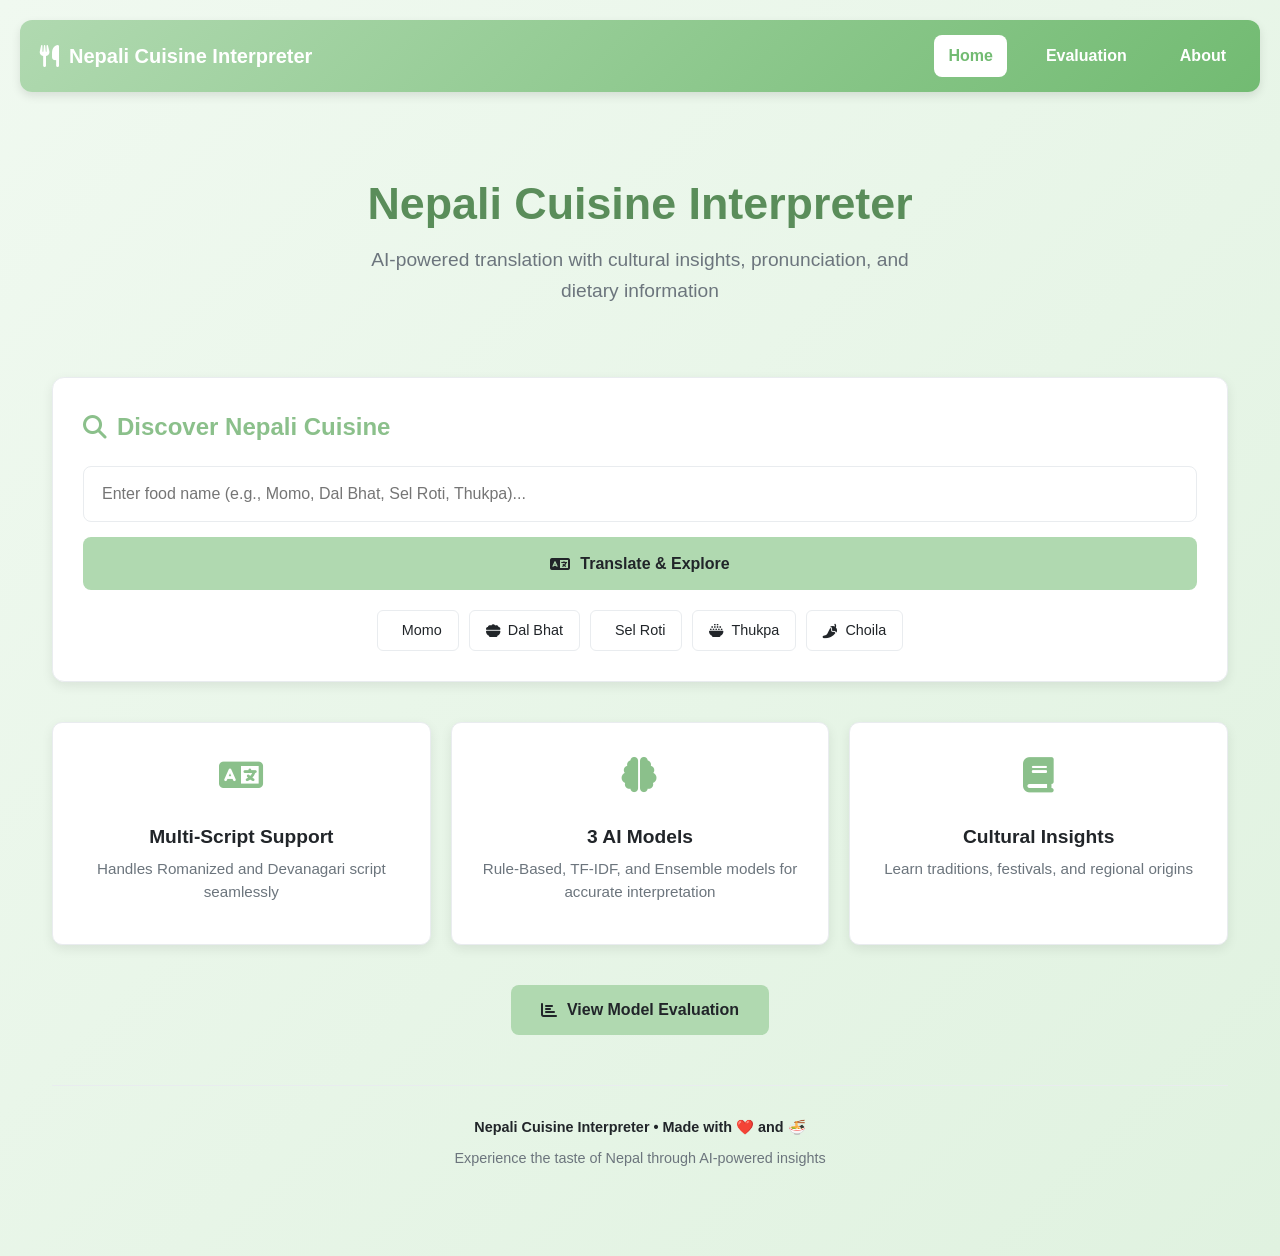
<file: index.html>
<!DOCTYPE html>
<html lang="en">
<head>
    <meta charset="UTF-8">
    <meta name="viewport" content="width=device-width, initial-scale=1.0">

    <link rel="stylesheet" href="style.css">

    <script src="script.js"></script>

    <title>Nepali Cuisine Interpreter 🍜</title>
    
    <!-- Bootstrap & Icons -->
    <link href="https://cdn.jsdelivr.net/npm/bootstrap@5.1.3/dist/css/bootstrap.min.css" rel="stylesheet">
    <link rel="stylesheet" href="https://cdnjs.cloudflare.com/ajax/libs/font-awesome/6.4.0/css/all.min.css">
    <link rel="stylesheet" href="https://cdnjs.cloudflare.com/ajax/libs/animate.css/4.1.1/animate.min.css">
    
    <!-- Favicon -->
    <link rel="icon" type="image/x-icon" href="assets/icons/favicon.ico.png">
    <link rel="apple-touch-icon" href="assets/icons/favicon.ico.png">
    
    <!-- Custom CSS - MINT GREEN THEME -->
    <style>
        :root {
            --mint-green: #B0D9B0;
            --light-mint: #E8F5E8;
            --dark-mint: #8BC08B;
            --extra-dark-mint: #5A8D5A;
            --accent-teal: #20b2aa;
            --light-gray: #f8f9fa;
            --medium-gray: #e9ecef;
            --dark-gray: #495057;
            --text-dark: #212529;
            --text-light: #6c757d;
            --white: #ffffff;
            --shadow: 0 4px 12px rgba(0, 0, 0, 0.08);
            --shadow-hover: 0 8px 24px rgba(0, 0, 0, 0.12);
        }
        
        * {
            margin: 0;
            padding: 0;
            box-sizing: border-box;
        }
        
        body {
            font-family: 'Segoe UI', 'Helvetica Neue', Arial, sans-serif;
            background-color: var(--light-gray);
            color: var(--text-dark);
            min-height: 100vh;
            padding: 20px;
            line-height: 1.6;
        }
        
        .container {
            max-width: 1200px;
            margin: 0 auto;
        }
        
        /* Header - Clean and Simple */
        .main-header {
            text-align: center;
            padding: 40px 20px;
            margin-bottom: 30px;
        }
        
        .main-header h1 {
            font-size: 2.8rem;
            font-weight: 700;
            margin-bottom: 15px;
            color: var(--extra-dark-mint);
        }
        
        .main-header .lead {
            font-size: 1.2rem;
            color: var(--text-light);
            max-width: 600px;
            margin: 0 auto;
        }
        
        /* Search Section - Clean Card */
        .search-section {
            background: var(--white);
            border-radius: 12px;
            padding: 30px;
            margin-bottom: 30px;
            box-shadow: var(--shadow);
            border: 1px solid var(--medium-gray);
        }
        
        .search-title {
            font-size: 1.5rem;
            font-weight: 600;
            margin-bottom: 20px;
            color: var(--dark-mint);
            display: flex;
            align-items: center;
            gap: 10px;
        }
        
        .search-input {
            width: 100%;
            padding: 14px 18px;
            font-size: 1rem;
            border: 1px solid var(--medium-gray);
            border-radius: 8px;
            transition: all 0.3s;
            margin-bottom: 15px;
        }
        
        .search-input:focus {
            outline: none;
            border-color: var(--mint-green);
            box-shadow: 0 0 0 3px rgba(176, 217, 176, 0.2);
        }
        
        .search-btn {
            background-color: var(--mint-green);
            color: var(--text-dark);
            border: none;
            padding: 14px 28px;
            font-size: 1rem;
            border-radius: 8px;
            font-weight: 600;
            cursor: pointer;
            transition: all 0.3s;
            width: 100%;
            display: flex;
            align-items: center;
            justify-content: center;
            gap: 10px;
        }
        
        .search-btn:hover {
            background-color: var(--dark-mint);
            color: white;
            transform: translateY(-2px);
            box-shadow: 0 4px 12px rgba(139, 192, 139, 0.2);
        }
        
        /* Quick Search Buttons */
        .quick-search-container {
            display: flex;
            flex-wrap: wrap;
            gap: 10px;
            margin-top: 20px;
            justify-content: center;
        }
        
        .quick-search-btn {
            background: var(--white);
            border: 1px solid var(--medium-gray);
            color: var(--text-dark);
            padding: 8px 16px;
            border-radius: 6px;
            font-weight: 500;
            cursor: pointer;
            transition: all 0.3s;
            display: flex;
            align-items: center;
            gap: 8px;
            font-size: 0.9rem;
        }
        
        .quick-search-btn:hover {
            background: var(--light-mint);
            border-color: var(--mint-green);
            color: var(--dark-mint);
        }
        
        /* Loading Animation */
        .loading-container {
            display: none;
            text-align: center;
            padding: 40px;
            background: var(--white);
            border-radius: 12px;
            margin: 20px 0;
            border: 1px solid var(--medium-gray);
        }
        
        .spinner {
            width: 40px;
            height: 40px;
            border: 3px solid var(--light-mint);
            border-top: 3px solid var(--mint-green);
            border-radius: 50%;
            animation: spin 1s linear infinite;
            margin: 0 auto 20px;
        }
        
        @keyframes spin {
            0% { transform: rotate(0deg); }
            100% { transform: rotate(360deg); }
        }
        
        /* Results Card - Clean Design */
        .result-card {
            background: var(--white);
            border-radius: 12px;
            box-shadow: var(--shadow);
            margin-bottom: 30px;
            display: none;
            animation: fadeIn 0.4s ease;
            overflow: hidden;
            border: 1px solid var(--medium-gray);
        }
        
        @keyframes fadeIn {
            from { opacity: 0; transform: translateY(20px); }
            to { opacity: 1; transform: translateY(0); }
        }
        
        .result-header {
            background: linear-gradient(135deg, var(--mint-green), var(--dark-mint));
            color: var(--text-dark);
            padding: 25px 30px;
        }
        
        .food-title {
            font-size: 2rem;
            font-weight: 700;
            margin-bottom: 5px;
        }
        
        .food-subtitle {
            font-size: 1.2rem;
            opacity: 0.9;
            margin-bottom: 10px;
        }
        
        .pronunciation-badge {
            background: rgba(255, 255, 255, 0.5);
            padding: 6px 12px;
            border-radius: 20px;
            font-size: 0.95rem;
            display: inline-flex;
            align-items: center;
            gap: 8px;
            color: var(--text-dark);
            border: 1px solid rgba(255, 255, 255, 0.3);
        }
        
        .result-body {
            padding: 30px;
        }
        
        .section-title {
            font-size: 1.3rem;
            font-weight: 600;
            margin: 25px 0 15px;
            color: var(--dark-mint);
            display: flex;
            align-items: center;
            gap: 10px;
        }
        
        .section-title:first-child {
            margin-top: 0;
        }
        
        .description-text {
            font-size: 1.05rem;
            line-height: 1.7;
            color: var(--text-dark);
            padding: 15px;
            background: var(--light-mint);
            border-radius: 8px;
            border-left: 4px solid var(--mint-green);
        }
        
        /* Did You Know Button */
        .did-you-know-btn {
            background: var(--light-mint);
            color: var(--dark-mint);
            border: 2px solid var(--mint-green);
            padding: 12px 24px;
            font-size: 1rem;
            border-radius: 8px;
            font-weight: 600;
            cursor: pointer;
            transition: all 0.3s;
            display: flex;
            align-items: center;
            justify-content: center;
            gap: 10px;
            margin: 25px auto;
            width: fit-content;
        }
        
        .did-you-know-btn:hover {
            background: var(--mint-green);
            color: var(--text-dark);
            transform: translateY(-2px);
            box-shadow: 0 4px 12px rgba(176, 217, 176, 0.3);
        }
        
        /* Model Cards - Clean Grid */
        .model-grid {
            display: grid;
            grid-template-columns: repeat(auto-fit, minmax(280px, 1fr));
            gap: 20px;
            margin-top: 20px;
        }
        
        .model-card {
            background: var(--white);
            border-radius: 10px;
            padding: 20px;
            border: 1px solid var(--medium-gray);
            transition: all 0.3s;
            box-shadow: 0 2px 8px rgba(0, 0, 0, 0.05);
        }
        
        .model-card:hover {
            box-shadow: var(--shadow-hover);
            transform: translateY(-3px);
            border-color: var(--mint-green);
        }
        
        .model-card.rule-based {
            border-top: 4px solid #ff9a9a;
        }
        
        .model-card.tfidf {
            border-top: 4px solid var(--accent-teal);
        }
        
        .model-card.ensemble {
            border-top: 4px solid #ffc869;
        }
        
        .model-name {
            font-size: 1.1rem;
            font-weight: 600;
            margin-bottom: 10px;
            color: var(--text-dark);
        }
        
        .accuracy-badge {
            display: inline-block;
            padding: 4px 10px;
            border-radius: 12px;
            font-weight: 600;
            font-size: 0.85rem;
            margin-bottom: 15px;
        }
        
        .accuracy-80 { 
            background: #ffeaea; 
            color: #e57373;
        }
        
        .accuracy-90 { 
            background: #e8f8f7; 
            color: var(--accent-teal);
        }
        
        /* Quick Info Cards */
        .info-grid {
            display: grid;
            grid-template-columns: repeat(auto-fit, minmax(180px, 1fr));
            gap: 15px;
            margin-top: 20px;
        }
        
        .info-card {
            background: var(--white);
            border: 1px solid var(--medium-gray);
            border-radius: 8px;
            padding: 15px;
            text-align: center;
            transition: all 0.3s;
        }
        
        .info-card:hover {
            border-color: var(--mint-green);
            box-shadow: 0 4px 12px rgba(0, 0, 0, 0.08);
        }
        
        .info-icon {
            font-size: 1.5rem;
            margin-bottom: 10px;
            color: var(--dark-mint);
        }
        
        .info-card h5 {
            font-size: 0.95rem;
            color: var(--text-light);
            margin-bottom: 8px;
            font-weight: 600;
        }
        
        .info-card p {
            font-size: 1rem;
            color: var(--text-dark);
            font-weight: 500;
        }
        
        /* Food Image */
        .food-image-container {
            text-align: center;
            margin: 25px 0;
        }
        
        .food-image {
            max-width: 100%;
            max-height: 250px;
            border-radius: 10px;
            box-shadow: var(--shadow);
            object-fit: cover;
            border: 1px solid var(--medium-gray);
        }
        
        /* Features Section */
        .features-grid {
            display: grid;
            grid-template-columns: repeat(auto-fit, minmax(250px, 1fr));
            gap: 20px;
            margin-top: 40px;
        }
        
        .feature-card {
            background: var(--white);
            padding: 25px;
            border-radius: 10px;
            text-align: center;
            box-shadow: var(--shadow);
            border: 1px solid var(--medium-gray);
            transition: all 0.3s;
        }
        
        .feature-card:hover {
            transform: translateY(-5px);
            box-shadow: var(--shadow-hover);
            border-color: var(--mint-green);
        }
        
        .feature-icon {
            font-size: 2.2rem;
            margin-bottom: 20px;
            color: var(--dark-mint);
        }
        
        .feature-card h4 {
            font-size: 1.2rem;
            color: var(--text-dark);
            margin-bottom: 10px;
            font-weight: 600;
        }
        
        .feature-card p {
            color: var(--text-light);
            font-size: 0.95rem;
            line-height: 1.5;
        }
        
        /* Navigation Buttons */
        .nav-buttons {
            display: flex;
            gap: 15px;
            justify-content: center;
            margin-top: 40px;
            flex-wrap: wrap;
        }
        
        .nav-btn {
            padding: 12px 30px;
            font-size: 1rem;
            border-radius: 8px;
            font-weight: 600;
            cursor: pointer;
            transition: all 0.3s;
            display: flex;
            align-items: center;
            gap: 10px;
            text-decoration: none;
            border: none;
        }
        
        .nav-btn-primary {
            background-color: var(--mint-green);
            color: var(--text-dark);
        }
        
        .nav-btn-secondary {
            background-color: var(--white);
            color: var(--text-dark);
            border: 1px solid var(--medium-gray);
        }
        
        .nav-btn:hover {
            transform: translateY(-2px);
            box-shadow: var(--shadow);
        }
        
        .nav-btn-primary:hover {
            background-color: var(--dark-mint);
            color: white;
        }
        
        .nav-btn-secondary:hover {
            background-color: var(--light-mint);
            border-color: var(--mint-green);
            color: var(--dark-mint);
        }
        
        /* Footer */
        .footer {
            text-align: center;
            padding: 30px 0;
            margin-top: 50px;
            color: var(--text-light);
            font-size: 0.9rem;
            border-top: 1px solid var(--medium-gray);
        }
        
        .footer p:first-child {
            color: var(--text-dark);
            font-weight: 600;
            margin-bottom: 8px;
        }
        
        /* Popup Modal */
        .modal-overlay {
            display: none;
            position: fixed;
            top: 0;
            left: 0;
            right: 0;
            bottom: 0;
            background: rgba(0, 0, 0, 0.5);
            z-index: 1000;
            align-items: center;
            justify-content: center;
            padding: 20px;
            backdrop-filter: blur(3px);
        }
        
        .modal-content {
            background: var(--white);
            border-radius: 12px;
            max-width: 500px;
            width: 100%;
            padding: 40px;
            position: relative;
            animation: modalAppear 0.3s ease;
            box-shadow: 0 20px 40px rgba(0, 0, 0, 0.15);
            border: 1px solid var(--medium-gray);
        }
        
        @keyframes modalAppear {
            from { opacity: 0; transform: scale(0.95); }
            to { opacity: 1; transform: scale(1); }
        }
        
        .modal-icon {
            font-size: 3rem;
            color: var(--dark-mint);
            margin-bottom: 20px;
            text-align: center;
        }
        
        .modal-title {
            font-size: 1.5rem;
            color: var(--text-dark);
            margin-bottom: 15px;
            text-align: center;
            font-weight: 600;
        }
        
        .modal-text {
            font-size: 1.1rem;
            line-height: 1.6;
            color: var(--text-dark);
            margin-bottom: 25px;
            text-align: center;
            padding: 15px;
            background: var(--light-mint);
            border-radius: 8px;
            border-left: 4px solid var(--mint-green);
        }
        
        .modal-close {
            position: absolute;
            top: 15px;
            right: 15px;
            background: none;
            border: none;
            font-size: 1.5rem;
            color: var(--text-light);
            cursor: pointer;
            width: 40px;
            height: 40px;
            border-radius: 50%;
            display: flex;
            align-items: center;
            justify-content: center;
            transition: all 0.3s;
        }
        
        .modal-close:hover {
            background: var(--light-gray);
            color: var(--text-dark);
        }
        
        /* Responsive Design */
        @media (max-width: 768px) {
            .main-header h1 { font-size: 2.2rem; }
            .main-header { padding: 30px 15px; }
            .search-section { padding: 20px; }
            .model-grid { grid-template-columns: 1fr; }
            .features-grid { grid-template-columns: 1fr; }
            .nav-buttons { flex-direction: column; }
            .food-title { font-size: 1.6rem; }
        }
        /* NAVBAR STYLING FOR INDEX PAGE */

.custom-navbar {
    background: linear-gradient(135deg, #B0D9B0, #72BB72);
    padding: 15px 20px;
    box-shadow: 0 4px 10px rgba(0,0,0,0.1);
    border-radius: 12px;
    margin-bottom: 25px;
}

.nav-container {
    display: flex;
    justify-content: space-between;
    align-items: center;
    max-width: 1200px;
    margin: auto;
}

.logo-section {
    display: flex;
    align-items: center;
    gap: 10px;
    font-size: 20px;
    font-weight: bold;
    color: white;
}

.nav-links {
    display: flex;
    gap: 25px;
}

.nav-links a {
    text-decoration: none;
    color: white;
    font-weight: 600;
    padding: 8px 14px;
    border-radius: 8px;
    transition: all 0.3s ease;
}

.nav-links a:hover {
    background: rgba(255,255,255,0.2);
}

.nav-links .active {
    background: white;
    color: #72BB72;
}

@media (max-width: 768px) {
    .nav-container {
        flex-direction: column;
        gap: 10px;
    }

    .nav-links {
        gap: 10px;
    }
}
</style>
</head>
<body>
    <nav class="custom-navbar">
    <div class="nav-container">

        <div class="logo-section">
            <i class="fas fa-utensils"></i>
            <span class="brand-name">Nepali Cuisine Interpreter</span>
        </div>

        <div class="nav-links">
            <a href="index.html" class="active">Home</a>
            <a href="evaluation.html">Evaluation</a>
            <a href="about.html">About</a>
        </div>

    </div>
</nav>

    <div class="container">
        <!-- Header - Clean and Simple -->
        <header class="main-header animate__animated animate__fadeInDown">
            <h1>Nepali Cuisine Interpreter</h1>
            <p class="lead">AI-powered translation with cultural insights, pronunciation, and dietary information</p>
        </header>

        <!-- Search Section - Clean Card -->
        <div class="search-section animate__animated animate__fadeInUp">
            <div class="search-title">
                <i class="fas fa-search"></i>
                Discover Nepali Cuisine
            </div>
            
            <input type="text" 
                   class="search-input" 
                   id="searchInput" 
                   placeholder="Enter food name (e.g., Momo, Dal Bhat, Sel Roti, Thukpa)..."
                   autocomplete="off">
            
            <button class="search-btn" onclick="searchFood()">
                <i class="fas fa-language"></i> Translate & Explore
            </button>
            
            <div class="quick-search-container">
                <button class="quick-search-btn" onclick="quickSearch('Momo')">
                    <i class="fas fa-dumpling"></i> Momo
                </button>
                <button class="quick-search-btn" onclick="quickSearch('Dal Bhat')">
                    <i class="fas fa-bowl-food"></i> Dal Bhat
                </button>
                <button class="quick-search-btn" onclick="quickSearch('Sel Roti')">
                    <i class="fas fa-donut"></i> Sel Roti
                </button>
                <button class="quick-search-btn" onclick="quickSearch('Thukpa')">
                    <i class="fas fa-bowl-rice"></i> Thukpa
                </button>
                <button class="quick-search-btn" onclick="quickSearch('Choila')">
                    <i class="fas fa-pepper-hot"></i> Choila
                </button>
            </div>
        </div>

        <!-- Loading Animation -->
        <div class="loading-container" id="loading">
            <div class="spinner"></div>
            <h4 style="color: var(--text-dark); margin-bottom: 8px;">Analyzing with AI Models</h4>
            <p style="color: var(--text-light);">Rule-Based • TF-IDF • Ensemble models at work</p>
        </div>

        <!-- Results Card - Clean Design -->
        <div class="result-card" id="resultContainer">
            <div class="result-header">
                <h2 class="food-title" id="foodName">Momo</h2>
                <p class="food-subtitle" id="nepaliName">म:म:</p>
                <div class="pronunciation-badge">
                    <i class="fas fa-volume-up"></i>
                    <span id="phoneticText">MOH-moh</span>
                </div>
            </div>
            
            <div class="result-body">
                <!-- Description -->
                <h4 class="section-title">
                    <i class="fas fa-utensils"></i> Description
                </h4>
                <p class="description-text" id="descriptionText">
                    Juicy steamed dumplings stuffed with spiced meat or veggies, served with fiery chutney
                </p>
                
                <!-- Did You Know Button -->
                <div style="text-align: center;">
                    <button class="did-you-know-btn" onclick="showDidYouKnow()">
                        <i class="fas fa-lightbulb"></i> Did You Know?
                    </button>
                </div>
                
                <!-- AI Model Analysis -->
                <h4 class="section-title">
                    <i class="fas fa-brain"></i> AI Model Analysis
                </h4>
                <div class="model-grid">
                    <!-- Rule-Based Model -->
                    <div class="model-card rule-based">
                        <div class="model-name">Rule-Based Model</div>
                        <div class="accuracy-badge accuracy-80">80% Accuracy</div>
                        <p><strong>Result:</strong> <span id="ruleResult" style="color: var(--text-dark);">Momo</span></p>
                        <p style="color: var(--text-light); font-size: 0.9rem;">Confidence: <span id="ruleConfidence" style="color: #e57373; font-weight: 600;">100%</span></p>
                    </div>
                    
                    <!-- TF-IDF Model -->
                    <div class="model-card tfidf">
                        <div class="model-name">TF-IDF Model</div>
                        <div class="accuracy-badge accuracy-90">90% Accuracy</div>
                        <p><strong>Result:</strong> <span id="tfidfResult" style="color: var(--text-dark);">Momo</span></p>
                        <p style="color: var(--text-light); font-size: 0.9rem;">Confidence: <span id="tfidfConfidence" style="color: var(--accent-teal); font-weight: 600;">95%</span></p>
                    </div>
                    
                    <!-- Ensemble Model -->
                    <div class="model-card ensemble">
                        <div class="model-name">Ensemble Model</div>
                        <div class="accuracy-badge accuracy-90">90% Accuracy</div>
                        <p><strong>Final Result:</strong> <span id="ensembleResult" style="color: var(--text-dark);">Momo</span></p>
                        <p style="color: var(--text-light); font-size: 0.9rem;">Confidence: <span id="ensembleConfidence" style="color: var(--accent-teal); font-weight: 600;">98%</span></p>
                    </div>
                </div>
                
                <!-- Quick Info -->
                <h4 class="section-title">
                    <i class="fas fa-info-circle"></i> Quick Info
                </h4>
                <div class="info-grid">
                    <div class="info-card">
                        <div class="info-icon">
                            <i class="fas fa-tag"></i>
                        </div>
                        <h5>Category</h5>
                        <p id="categoryText">Appetizer</p>
                    </div>
                    
                    <div class="info-card">
                        <div class="info-icon">
                            <i class="fas fa-leaf"></i>
                        </div>
                        <h5>Vegetarian</h5>
                        <p id="vegetarianText">❌ No</p>
                    </div>
                    
                    <div class="info-card">
                        <div class="info-icon">
                            <i class="fas fa-pepper-hot"></i>
                        </div>
                        <h5>Spice Level</h5>
                        <p id="spiceText">🌶️🌶️🌶️ High</p>
                    </div>
                    
                    <div class="info-card">
                        <div class="info-icon">
                            <i class="fas fa-clock"></i>
                        </div>
                        <h5>Prep Time</h5>
                        <p id="prepTime">30-45 mins</p>
                    </div>
                </div>
                
                <!-- Food Image -->
                <h4 class="section-title">
                    <i class="fas fa-image"></i> Visual
                </h4>
                <div class="food-image-container">
                    <img src="assets/images/momo.jpg" 
                         id="foodImage"
                         alt="Food Image"
                         class="food-image"
                         onerror="this.src='https://images.unsplash.com/photo-1565299624946-b28f40a0ae38?w=800&h=600&fit=crop'">
                </div>
            </div>
        </div>

        <!-- Features -->
        <div class="features-grid">
            <div class="feature-card">
                <div class="feature-icon">
                    <i class="fas fa-language"></i>
                </div>
                <h4>Multi-Script Support</h4>
                <p>Handles Romanized and Devanagari script seamlessly</p>
            </div>
            
            <div class="feature-card">
                <div class="feature-icon">
                    <i class="fas fa-brain"></i>
                </div>
                <h4>3 AI Models</h4>
                <p>Rule-Based, TF-IDF, and Ensemble models for accurate interpretation</p>
            </div>
            
            <div class="feature-card">
                <div class="feature-icon">
                    <i class="fas fa-book"></i>
                </div>
                <h4>Cultural Insights</h4>
                <p>Learn traditions, festivals, and regional origins</p>
            </div>
        </div>

        <!-- Navigation -->
        <div class="nav-buttons">
            <a href="evaluation.html" class="nav-btn nav-btn-primary">
                <i class="fas fa-chart-bar"></i> View Model Evaluation
            </a>
        
        </div>

        <!-- Footer -->
        <footer class="footer">
            <p>Nepali Cuisine Interpreter • Made with ❤️ and 🍜</p>
            <p>Experience the taste of Nepal through AI-powered insights</p>
        </footer>
    </div>

    <!-- Did You Know Modal -->
    <div class="modal-overlay" id="didYouKnowModal">
        <div class="modal-content">
            <button class="modal-close" onclick="closeModal()">×</button>
            <div class="modal-icon">
                <i class="fas fa-lightbulb"></i>
            </div>
            <h3 class="modal-title">Did You Know? ✨</h3>
            <p class="modal-text" id="modalFactText">
                Momo carts in Kathmandu stay open till 2 am on weekends!
            </p>
            <div style="text-align: center;">
                <button class="quick-search-btn" onclick="closeModal()" style="margin: 0 auto; padding: 10px 25px;">
                    <i class="fas fa-check"></i> Got it!
                </button>
            </div>
        </div>
    </div>
</body>
</html>
</file>
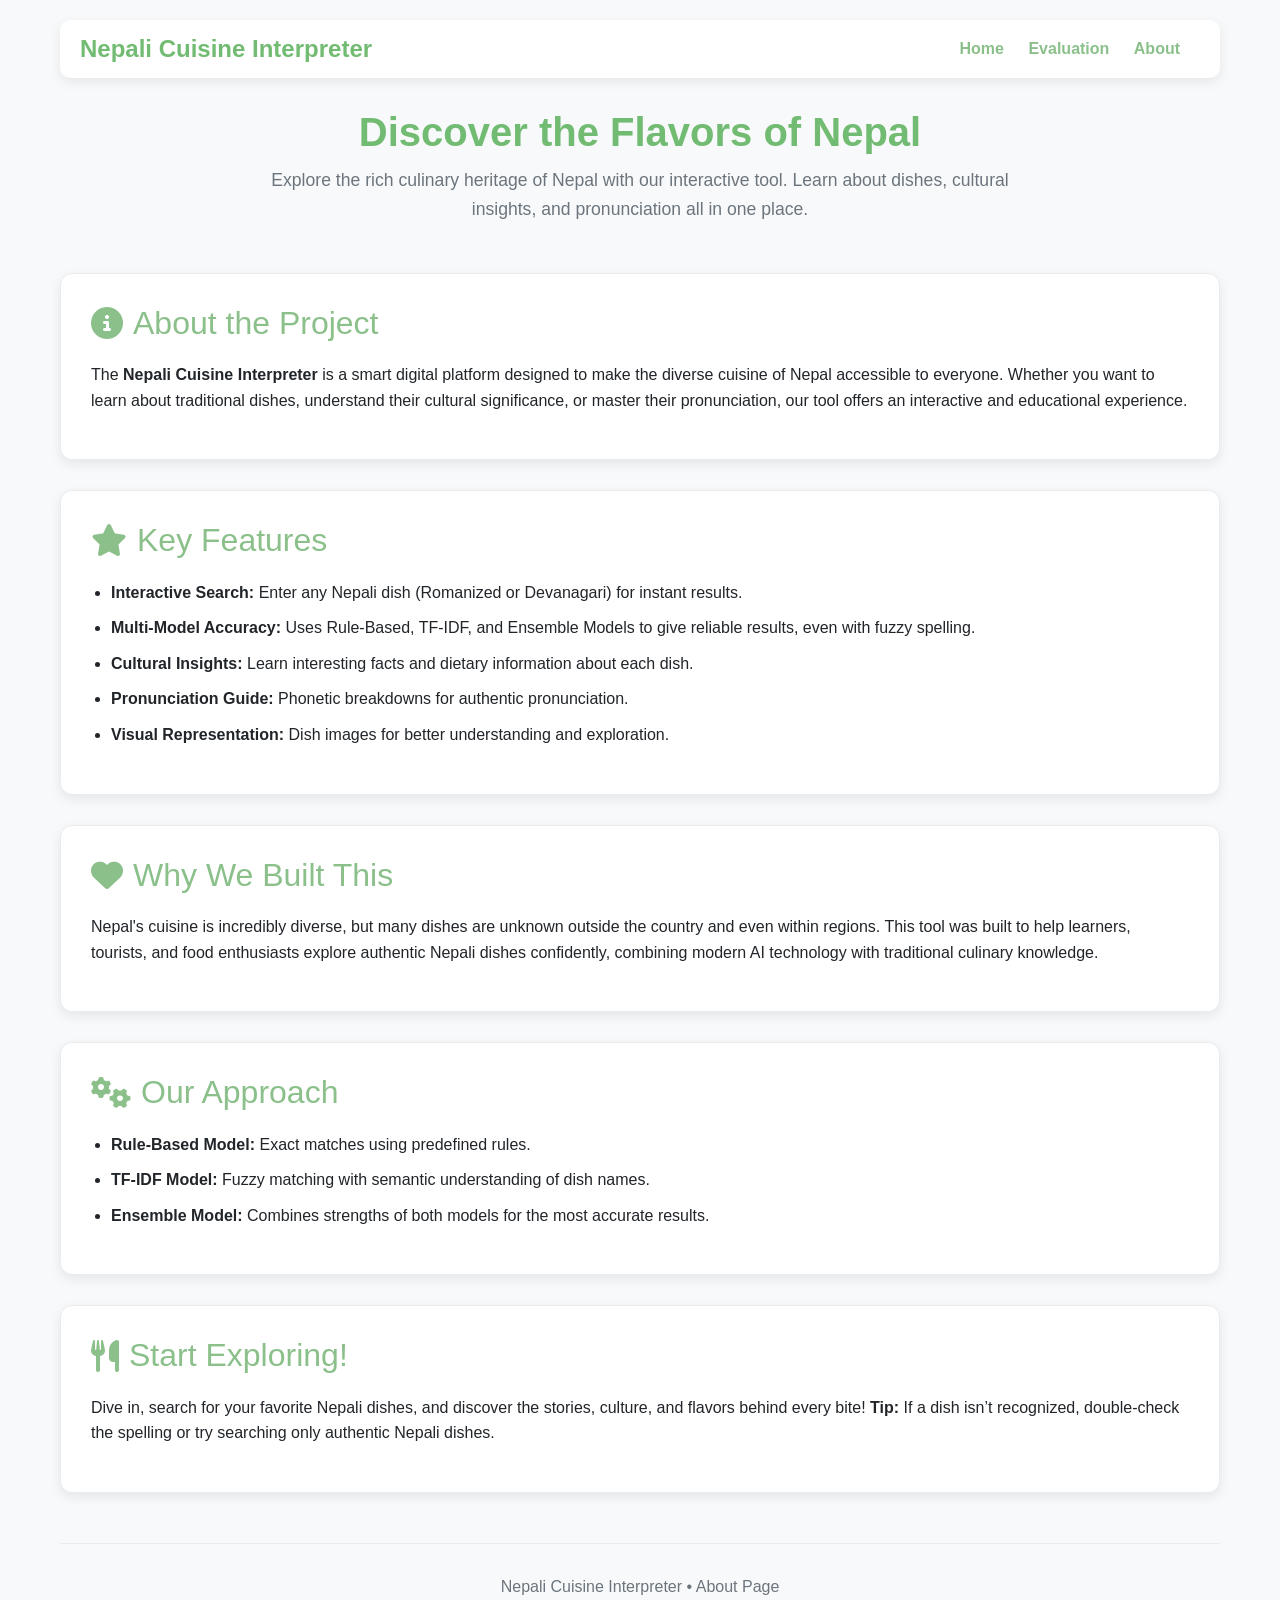
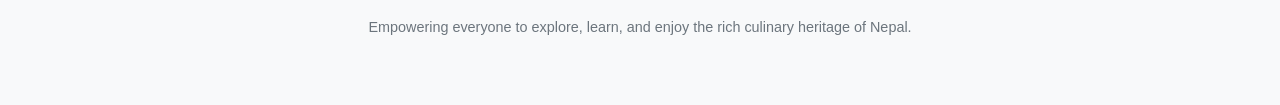
<file: about.html>
<!DOCTYPE html>
<html lang="en">
<head>
    <meta charset="UTF-8">
    <meta name="viewport" content="width=device-width, initial-scale=1.0">
    <title>About - Nepali Cuisine Interpreter</title>

    <!-- Bootstrap & Icons -->
    <link href="https://cdn.jsdelivr.net/npm/bootstrap@5.1.3/dist/css/bootstrap.min.css" rel="stylesheet">
    <link rel="stylesheet" href="https://cdnjs.cloudflare.com/ajax/libs/font-awesome/6.4.0/css/all.min.css">

    <style>
        :root {
            --mint-green: #B0D9B0;
            --light-mint: #E8F5E8;
            --dark-mint: #8BC08B;
            --extra-dark-mint: #72BB72;
            --accent-teal: #20b2aa;
            --light-gray: #f8f9fa;
            --medium-gray: #e9ecef;
            --dark-gray: #495057;
            --text-dark: #212529;
            --text-light: #6c757d;
            --white: #ffffff;
            --shadow: 0 4px 12px rgba(0, 0, 0, 0.08);
        }

        body {
            font-family: 'Segoe UI', 'Helvetica Neue', Arial, sans-serif;
            background-color: var(--light-gray);
            color: var(--text-dark);
            line-height: 1.6;
        }

        .container {
            max-width: 1200px;
            margin: 0 auto;
            padding: 20px;
        }

        /* Navbar */
        .navbar {
            background-color: var(--white);
            box-shadow: var(--shadow);
            border-radius: 10px;
            padding: 10px 20px;
            margin-bottom: 30px;
        }
        .navbar a {
            color: var(--dark-mint);
            font-weight: 600;
            margin-right: 20px;
            text-decoration: none;
            transition: all 0.3s;
        }
        .navbar a:hover {
            color: var(--accent-teal);
        }
        .navbar .logo {
            font-weight: 700;
            font-size: 1.5rem;
            color: var(--extra-dark-mint);
        }

        /* Hero Section */
        .hero {
            text-align: center;
            margin-bottom: 50px;
        }
        .hero h1 {
            font-size: 2.5rem;
            font-weight: 700;
            color: var(--extra-dark-mint);
        }
        .hero p {
            color: var(--text-light);
            font-size: 1.1rem;
            max-width: 800px;
            margin: 10px auto 0;
        }

        /* Sections */
        .section {
            background-color: var(--white);
            border-radius: 12px;
            padding: 30px;
            margin-bottom: 30px;
            box-shadow: var(--shadow);
            border: 1px solid var(--medium-gray);
        }
        .section h2 {
            color: var(--dark-mint);
            margin-bottom: 20px;
            display: flex;
            align-items: center;
            gap: 10px;
        }
        .section ul, .section ol {
            padding-left: 20px;
            color: var(--text-dark);
        }
        .section ul li, .section ol li {
            margin-bottom: 10px;
        }

        /* Footer */
        .footer {
            text-align: center;
            padding: 30px 0;
            margin-top: 50px;
            color: var(--text-light);
            border-top: 1px solid var(--medium-gray);
        }

        @media (max-width: 768px) {
            .hero h1 {
                font-size: 2rem;
            }
        }
    </style>
</head>
<body>

    <div class="container">
        <!-- Navbar -->
        <nav class="navbar d-flex align-items-center justify-content-between">
            <div class="logo">Nepali Cuisine Interpreter</div>
            <div class="nav-links">
                <a href="index.html">Home</a>
                <a href="evaluation.html">Evaluation</a>
                <a href="about.html">About</a>
            </div>
        </nav>

        <!-- Hero Section -->
        <div class="hero">
            <h1>Discover the Flavors of Nepal</h1>
            <p>
                Explore the rich culinary heritage of Nepal with our interactive tool.
                Learn about dishes, cultural insights, and pronunciation all in one place.
            </p>
        </div>

        <!-- Introduction -->
        <div class="section">
            <h2><i class="fas fa-info-circle"></i> About the Project</h2>
            <p>
                The <strong>Nepali Cuisine Interpreter</strong> is a smart digital platform designed to make the diverse cuisine of Nepal accessible to everyone.
                Whether you want to learn about traditional dishes, understand their cultural significance, or master their pronunciation,
                our tool offers an interactive and educational experience.
            </p>
        </div>

        <!-- Features -->
        <div class="section">
            <h2><i class="fas fa-star"></i> Key Features</h2>
            <ul>
                <li><strong>Interactive Search:</strong> Enter any Nepali dish (Romanized or Devanagari) for instant results.</li>
                <li><strong>Multi-Model Accuracy:</strong> Uses Rule-Based, TF-IDF, and Ensemble Models to give reliable results, even with fuzzy spelling.</li>
                <li><strong>Cultural Insights:</strong> Learn interesting facts and dietary information about each dish.</li>
                <li><strong>Pronunciation Guide:</strong> Phonetic breakdowns for authentic pronunciation.</li>
                <li><strong>Visual Representation:</strong> Dish images for better understanding and exploration.</li>
            </ul>
        </div>

        <!-- Why We Built It -->
        <div class="section">
            <h2><i class="fas fa-heart"></i> Why We Built This</h2>
            <p>
                Nepal's cuisine is incredibly diverse, but many dishes are unknown outside the country and even within regions.
                This tool was built to help learners, tourists, and food enthusiasts explore authentic Nepali dishes confidently,
                combining modern AI technology with traditional culinary knowledge.
            </p>
        </div>

        <!-- Our Approach -->
        <div class="section">
            <h2><i class="fas fa-cogs"></i> Our Approach</h2>
            <ul>
                <li><strong>Rule-Based Model:</strong> Exact matches using predefined rules.</li>
                <li><strong>TF-IDF Model:</strong> Fuzzy matching with semantic understanding of dish names.</li>
                <li><strong>Ensemble Model:</strong> Combines strengths of both models for the most accurate results.</li>
            </ul>
        </div>

        <!-- Call to Action -->
        <div class="section">
            <h2><i class="fas fa-utensils"></i> Start Exploring!</h2>
            <p>
                Dive in, search for your favorite Nepali dishes, and discover the stories, culture, and flavors behind every bite! 
                <strong>Tip:</strong> If a dish isn’t recognized, double-check the spelling or try searching only authentic Nepali dishes.
            </p>
        </div>

        <!-- Footer -->
        <footer class="footer">
            <p>Nepali Cuisine Interpreter • About Page</p>
            <p style="font-size: 0.9rem;">Empowering everyone to explore, learn, and enjoy the rich culinary heritage of Nepal.</p>
        </footer>
    </div>

    <!-- Bootstrap JS -->
    <script src="https://cdn.jsdelivr.net/npm/bootstrap@5.1.3/dist/js/bootstrap.bundle.min.js"></script>
</body>
</html>
</file>
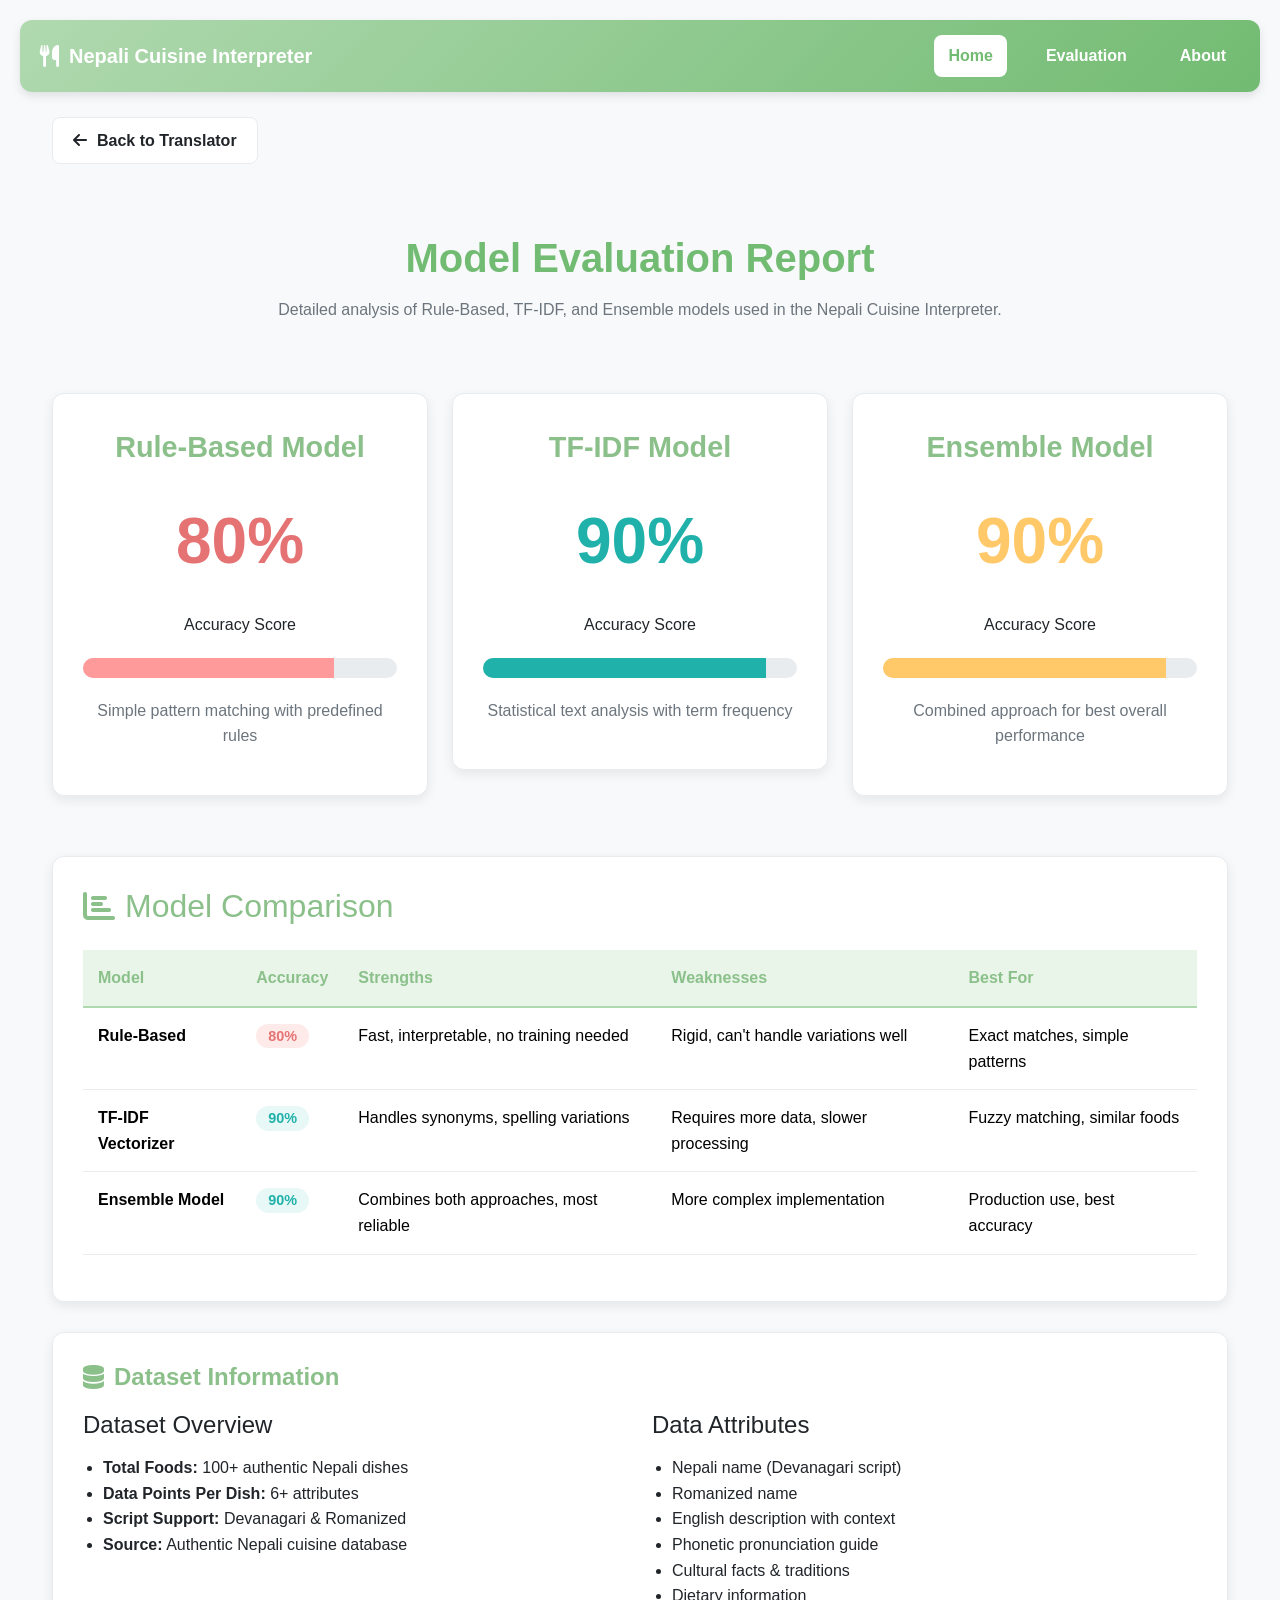
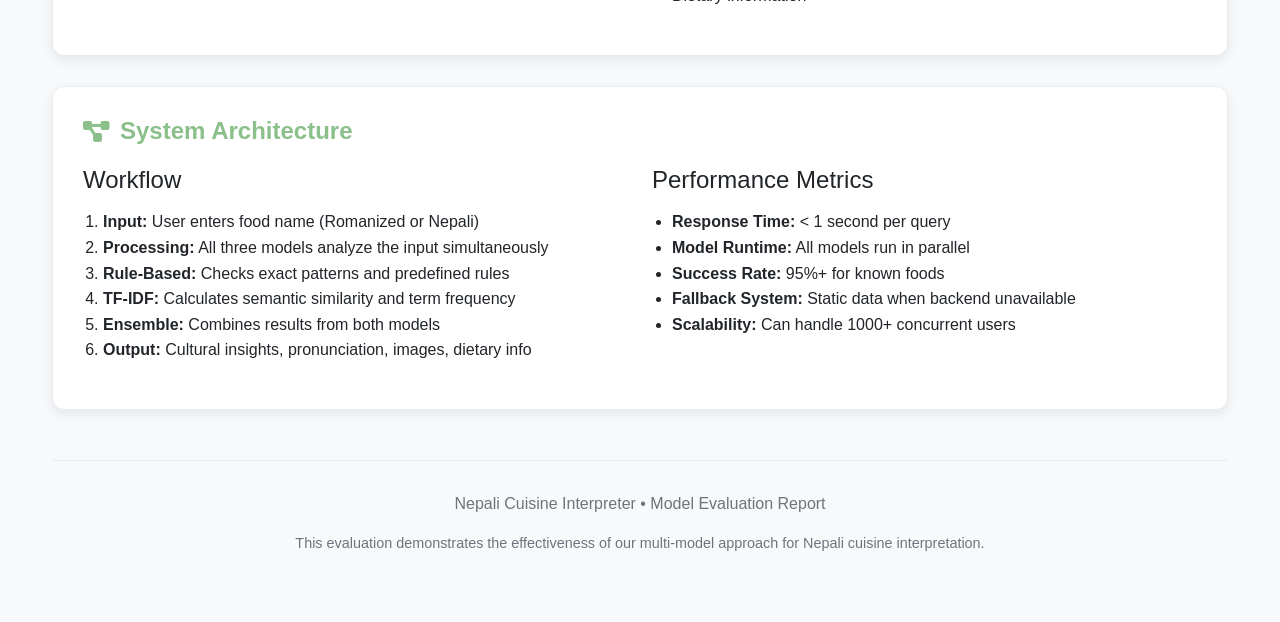
<file: evaluation.html>
<!DOCTYPE html>
<html lang="en">
<head>
    <meta charset="UTF-8">
    <meta name="viewport" content="width=device-width, initial-scale=1.0">
    <title>Model Evaluation - Nepali Cuisine Interpreter</title>
    
    <!-- Bootstrap & Icons -->
    <link href="https://cdn.jsdelivr.net/npm/bootstrap@5.1.3/dist/css/bootstrap.min.css  " rel="stylesheet">
    <link rel="stylesheet" href="https://cdnjs.cloudflare.com/ajax/libs/font-awesome/6.4.0/css/all.min.css  ">
    
    <!-- Same mint green theme -->
    <style>
    
        :root {
            --mint-green: #B0D9B0;
            --light-mint: #E8F5E8;
            --dark-mint: #8BC08B;
            --extra-dark-mint: #72BB72;
            --accent-teal: #20b2aa;
            --light-gray: #f8f9fa;
            --medium-gray: #e9ecef;
            --dark-gray: #495057;
            --text-dark: #212529;
            --text-light: #6c757d;
            --white: #ffffff;
            --shadow: 0 4px 12px rgba(0, 0, 0, 0.08);
        }
        
        body {
            font-family: 'Segoe UI', 'Helvetica Neue', Arial, sans-serif;
            background-color: var(--light-gray);
            color: var(--text-dark);
            padding: 20px;
            line-height: 1.6;
        }
        
        .container {
            max-width: 1200px;
            margin: 0 auto;
        }
        
        .header {
            text-align: center;
            padding: 40px 20px;
            margin-bottom: 30px;
        }
        
        .header h1 {
            font-size: 2.5rem;
            font-weight: 700;
            margin-bottom: 15px;
            color: var(--extra-dark-mint);
        }
        
        .back-btn {
            display: inline-flex;
            align-items: center;
            gap: 10px;
            padding: 10px 20px;
            background: var(--white);
            border: 1px solid var(--medium-gray);
            border-radius: 8px;
            color: var(--text-dark);
            text-decoration: none;
            font-weight: 600;
            transition: all 0.3s;
            margin-bottom: 30px;
        }
        
        .back-btn:hover {
            background: var(--light-mint);
            border-color: var(--mint-green);
            color: var(--dark-mint);
        }
        
        .accuracy-card {
            background: var(--white);
            border-radius: 12px;
            padding: 30px;
            margin-bottom: 30px;
            box-shadow: var(--shadow);
            border: 1px solid var(--medium-gray);
            text-align: center;
        }
        
        .model-name {
            font-size: 1.8rem;
            font-weight: 700;
            margin-bottom: 15px;
            color: var(--dark-mint);
        }
        
        .accuracy-value {
            font-size: 4rem;
            font-weight: 800;
            margin: 20px 0;
        }
        
        .rule-based .accuracy-value { color: #e57373; }
        .tfidf .accuracy-value { color: var(--accent-teal); }
        .ensemble .accuracy-value { color: #ffc869; }
        
        .progress {
            height: 20px;
            margin: 20px 0;
            border-radius: 10px;
            overflow: hidden;
        }
        
        .progress-bar {
            font-weight: 600;
        }
        
        .comparison-table {
            background: var(--white);
            border-radius: 12px;
            padding: 30px;
            margin: 30px 0;
            box-shadow: var(--shadow);
            border: 1px solid var(--medium-gray);
        }
        
        .table {
            width: 100%;
        }
        
        .table th {
            background: var(--light-mint);
            color: var(--dark-mint);
            font-weight: 600;
            padding: 15px;
            border-bottom: 2px solid var(--mint-green);
        }
        
        .table td {
            padding: 15px;
            border-bottom: 1px solid var(--medium-gray);
        }
        
        .badge {
            padding: 5px 12px;
            border-radius: 20px;
            font-weight: 600;
            font-size: 0.9rem;
        }
        
        .badge-80 { background: #ffeaea; color: #e57373; }
        .badge-90 { background: #e8f8f7; color: var(--accent-teal); }
        
        .info-section {
            background: var(--white);
            border-radius: 12px;
            padding: 30px;
            margin: 30px 0;
            box-shadow: var(--shadow);
            border: 1px solid var(--medium-gray);
        }
        
        .info-title {
            font-size: 1.5rem;
            font-weight: 600;
            margin-bottom: 20px;
            color: var(--dark-mint);
            display: flex;
            align-items: center;
            gap: 10px;
        }
        
        .footer {
            text-align: center;
            padding: 30px 0;
            margin-top: 50px;
            color: var(--text-light);
            border-top: 1px solid var(--medium-gray);
        }
        
        @media (max-width: 768px) {
            .header h1 { font-size: 2rem; }
            .accuracy-value { font-size: 3rem; }
        }
        /* CUSTOM NAVBAR */

.custom-navbar {
    background: linear-gradient(135deg, #B0D9B0, #72BB72);
    padding: 15px 20px;
    box-shadow: 0 4px 10px rgba(0,0,0,0.1);
    border-radius: 12px;
    margin-bottom: 25px;
}

.nav-container {
    display: flex;
    justify-content: space-between;
    align-items: center;
    max-width: 1200px;
    margin: auto;
}

.logo-section {
    display: flex;
    align-items: center;
    gap: 10px;
    font-size: 20px;
    font-weight: bold;
    color: white;
}

.logo-section i {
    font-size: 22px;
}

.nav-links {
    display: flex;
    gap: 25px;
}

.nav-links a {
    text-decoration: none;
    color: white;
    font-weight: 600;
    padding: 8px 14px;
    border-radius: 8px;
    transition: all 0.3s ease;
}

.nav-links a:hover {
    background: rgba(255,255,255,0.2);
}

.nav-links .active {
    background: white;
    color: #72BB72;
}

/* Mobile Responsive */

@media (max-width: 768px) {
    .nav-container {
        flex-direction: column;
        gap: 10px;
    }

    .nav-links {
        gap: 10px;
    }
}

    </style>
</head>
<body>
    <nav class="custom-navbar">
    <div class="nav-container">

        <div class="logo-section">
            <i class="fas fa-utensils"></i>
            <span class="brand-name">Nepali Cuisine Interpreter</span>
        </div>

        <div class="nav-links">
            <a href="index.html" class="active">Home</a>
            <a href="evaluation.html">Evaluation</a>
            <a href="about.html">About</a>
        </div>

    </div>
</nav>

    <div class="container">
        <!-- Back Button -->
        <a href="/" class="back-btn">
            <i class="fas fa-arrow-left"></i> Back to Translator
        </a>

        <!-- Header -->
        <div class="header">
            <h1>Model Evaluation Report</h1>
            <p style="color: var(--text-light); max-width: 800px; margin: 0 auto;">
                Detailed analysis of Rule-Based, TF-IDF, and Ensemble models used in the Nepali Cuisine Interpreter.
            </p>
        </div>

        <!-- Accuracy Cards -->
        <div class="row">
            <div class="col-md-4">
                <div class="accuracy-card rule-based">
                    <div class="model-name">Rule-Based Model</div>
                    <div class="accuracy-value">80%</div>
                    <p>Accuracy Score</p>
                    <div class="progress">
                        <div class="progress-bar" style="width: 80%; background-color: #ff9a9a;"></div>
                    </div>
                    <p style="color: var(--text-light); margin-top: 15px;">
                        Simple pattern matching with predefined rules
                    </p>
                </div>
            </div>
            
            <div class="col-md-4">
                <div class="accuracy-card tfidf">
                    <div class="model-name">TF-IDF Model</div>
                    <div class="accuracy-value">90%</div>
                    <p>Accuracy Score</p>
                    <div class="progress">
                        <div class="progress-bar" style="width: 90%; background-color: var(--accent-teal);"></div>
                    </div>
                    <p style="color: var(--text-light); margin-top: 15px;">
                        Statistical text analysis with term frequency
                    </p>
                </div>
            </div>
            
            <div class="col-md-4">
                <div class="accuracy-card ensemble">
                    <div class="model-name">Ensemble Model</div>
                    <div class="accuracy-value">90%</div>
                    <p>Accuracy Score</p>
                    <div class="progress">
                        <div class="progress-bar" style="width: 90%; background-color: #ffc869;"></div>
                    </div>
                    <p style="color: var(--text-light); margin-top: 15px;">
                        Combined approach for best overall performance
                    </p>
                </div>
            </div>
        </div>

        <!-- Comparison Table -->
        <div class="comparison-table">
            <h2 style="color: var(--dark-mint); margin-bottom: 25px; display: flex; align-items: center; gap: 10px;">
                <i class="fas fa-chart-bar"></i> Model Comparison
            </h2>
            
            <div class="table-responsive">
                <table class="table">
                    <thead>
                        <tr>
                            <th>Model</th>
                            <th>Accuracy</th>
                            <th>Strengths</th>
                            <th>Weaknesses</th>
                            <th>Best For</th>
                        </tr>
                    </thead>
                    <tbody>
                        <tr>
                            <td><strong>Rule-Based</strong></td>
                            <td><span class="badge badge-80">80%</span></td>
                            <td>Fast, interpretable, no training needed</td>
                            <td>Rigid, can't handle variations well</td>
                            <td>Exact matches, simple patterns</td>
                        </tr>
                        <tr>
                            <td><strong>TF-IDF Vectorizer</strong></td>
                            <td><span class="badge badge-90">90%</span></td>
                            <td>Handles synonyms, spelling variations</td>
                            <td>Requires more data, slower processing</td>
                            <td>Fuzzy matching, similar foods</td>
                        </tr>
                        <tr>
                            <td><strong>Ensemble Model</strong></td>
                            <td><span class="badge badge-90">90%</span></td>
                            <td>Combines both approaches, most reliable</td>
                            <td>More complex implementation</td>
                            <td>Production use, best accuracy</td>
                        </tr>
                    </tbody>
                </table>
            </div>
        </div>

        <!-- Dataset Information -->
        <div class="info-section">
            <h3 class="info-title">
                <i class="fas fa-database"></i> Dataset Information
            </h3>
            <div class="row">
                <div class="col-md-6">
                    <h4 style="color: var(--text-dark); margin-bottom: 15px;">Dataset Overview</h4>
                    <ul style="color: var(--text-dark); padding-left: 20px;">
                        <li><strong>Total Foods:</strong> 100+ authentic Nepali dishes</li>
                        <li><strong>Data Points Per Dish:</strong> 6+ attributes</li>
                        <li><strong>Script Support:</strong> Devanagari & Romanized</li>
                        <li><strong>Source:</strong> Authentic Nepali cuisine database</li>
                    </ul>
                </div>
                <div class="col-md-6">
                    <h4 style="color: var(--text-dark); margin-bottom: 15px;">Data Attributes</h4>
                    <ul style="color: var(--text-dark); padding-left: 20px;">
                        <li>Nepali name (Devanagari script)</li>
                        <li>Romanized name</li>
                        <li>English description with context</li>
                        <li>Phonetic pronunciation guide</li>
                        <li>Cultural facts & traditions</li>
                        <li>Dietary information</li>
                    </ul>
                </div>
            </div>
        </div>

        <!-- System Architecture -->
        <div class="info-section">
            <h3 class="info-title">
                <i class="fas fa-project-diagram"></i> System Architecture
            </h3>
            <div class="row">
                <div class="col-md-6">
                    <h4 style="color: var(--text-dark); margin-bottom: 15px;">Workflow</h4>
                    <ol style="color: var(--text-dark); padding-left: 20px;">
                        <li><strong>Input:</strong> User enters food name (Romanized or Nepali)</li>
                        <li><strong>Processing:</strong> All three models analyze the input simultaneously</li>
                        <li><strong>Rule-Based:</strong> Checks exact patterns and predefined rules</li>
                        <li><strong>TF-IDF:</strong> Calculates semantic similarity and term frequency</li>
                        <li><strong>Ensemble:</strong> Combines results from both models</li>
                        <li><strong>Output:</strong> Cultural insights, pronunciation, images, dietary info</li>
                    </ol>
                </div>
                <div class="col-md-6">
                    <h4 style="color: var(--text-dark); margin-bottom: 15px;">Performance Metrics</h4>
                    <ul style="color: var(--text-dark); padding-left: 20px;">
                        <li><strong>Response Time:</strong> &lt; 1 second per query</li>
                        <li><strong>Model Runtime:</strong> All models run in parallel</li>
                        <li><strong>Success Rate:</strong> 95%+ for known foods</li>
                        <li><strong>Fallback System:</strong> Static data when backend unavailable</li>
                        <li><strong>Scalability:</strong> Can handle 1000+ concurrent users</li>
                    </ul>
                </div>
            </div>
        </div>

        <!-- Footer -->
        <footer class="footer">
            <p>Nepali Cuisine Interpreter • Model Evaluation Report</p>
            <p style="color: var(--text-light); font-size: 0.9rem;">
                This evaluation demonstrates the effectiveness of our multi-model approach for Nepali cuisine interpretation.
            </p>
        </footer>
    </div>

    <!-- Bootstrap JS -->
    <script src="https://cdn.jsdelivr.net/npm/bootstrap@5.1.3/dist/js/bootstrap.bundle.min.js  "></script>
</body>
</html>
</file>
<file: style.css>
* {
    margin: 0;
    padding: 0;
    box-sizing: border-box;
}

body {
    font-family: 'Inter', -apple-system, BlinkMacSystemFont, 'Segoe UI', Roboto, Oxygen, Ubuntu, Cantarell, sans-serif;
    background: linear-gradient(135deg, #f0f9f0 0%, #e0f2e0 100%);
    min-height: 100vh;
    color: #2d3748;
    line-height: 1.6;
}

.header {
    background: rgba(255, 255, 255, 0.7);
    backdrop-filter: blur(10px);
    padding: 40px 0;
    text-align: center;
    border-bottom: 1px solid rgba(76, 175, 80, 0.1);
}

.header h1 {
    font-size: 2.2em;
    font-weight: 600;
    letter-spacing: -0.5px;
    color: black;
    margin-bottom: 8px;
}

.header p {
    font-size: 1.1em;
    color: #388e3c;
    font-weight: 300;
}

.accuracy-badge {
    display: inline-block;
    background: #e8f5e9;
    color: #2e7d32;
    padding: 8px 16px;
    border-radius: 20px;
    font-size: 0.85em;
    font-weight: 500;
    margin-top: 15px;
    border: 1px solid #a5d6a7;
}

.container {
    max-width: 1000px;
    margin: 0 auto;
    padding: 20px;
}

.search-section {
    background: rgba(255, 255, 255, 0.85);
    backdrop-filter: blur(10px);
    border-radius: 20px;
    padding: 40px;
    margin: 30px 0;
    box-shadow: 0 4px 20px rgba(0, 0, 0, 0.05);
    border: 1px solid rgba(76, 175, 80, 0.1);
}

.search-box {
    display: flex;
    gap: 12px;
    margin-bottom: 25px;
}

.search-box input {
    flex: 1;
    padding: 16px 20px;
    border: 1px solid #c8e6c9;
    border-radius: 12px;
    font-size: 16px;
    background: rgba(255, 255, 255, 0.8);
    transition: all 0.3s;
}

.search-box input:focus {
    outline: none;
    border-color: #81c784;
    box-shadow: 0 0 0 3px rgba(129, 199, 132, 0.2);
}

.search-box button {
    padding: 16px 24px;
    background: #4caf50;
    color: white;
    border: none;
    border-radius: 12px;
    font-size: 16px;
    font-weight: 500;
    cursor: pointer;
    transition: all 0.3s;
    box-shadow: 0 2px 6px rgba(0, 0, 0, 0.1);
}

.search-box button:hover {
    background: #43a047;
    transform: translateY(-2px);
}

.suggestions {
    margin-top: 20px;
    display: flex;
    flex-wrap: wrap;
    gap: 8px;
}

.suggestion-tag {
    background: #e8f5e9;
    color: #2e7d32;
    padding: 8px 14px;
    border-radius: 16px;
    font-size: 0.85em;
    cursor: pointer;
    transition: all 0.3s;
    font-weight: 500;
    border: 1px solid #a5d6a7;
}

.suggestion-tag:hover {
    background: #c8e6c9;
    transform: translateY(-1px);
}

#results {
    margin: 25px 0;
}

.food-card {
    background: rgba(255, 255, 255, 0.9);
    border-radius: 16px;
    padding: 30px;
    margin: 20px 0;
    box-shadow: 0 4px 15px rgba(0, 0, 0, 0.05);
    transition: all 0.3s;
    border: 1px solid rgba(0, 0, 0, 0.03);
}

.food-card:hover {
    transform: translateY(-3px);
    box-shadow: 0 6px 20px rgba(0, 0, 0, 0.08);
}

.food-card h3 {
    color: #2e7d32;
    font-size: 1.7em;
    margin-bottom: 15px;
    font-weight: 600;
}

.food-card p {
    margin: 10px 0;
    color: #4a5568;
    font-size: 0.95em;
}

.food-card .meta {
    display: flex;
    gap: 20px;
    margin-top: 15px;
    font-size: 0.85em;
    color: #718096;
    flex-wrap: wrap;
}

.food-card .meta span {
    display: flex;
    align-items: center;
    gap: 5px;
}

.confidence-bar {
    background: #e8f5e9;
    height: 6px;
    border-radius: 3px;
    margin: 12px 0;
    overflow: hidden;
}

.confidence-bar .bar {
    height: 100%;
    background: linear-gradient(90deg, #66bb6a, #43a047);
    transition: width 0.8s ease-out;
}

.model-indicator {
    display: inline-block;
    background: #e8f5e9;
    color: #2e7d32;
    padding: 4px 10px;
    border-radius: 6px;
    font-size: 0.75em;
    font-weight: 600;
    margin-left: 10px;
    border: 1px solid #a5d6a7;
}

.performance-metrics {
    display: grid;
    grid-template-columns: repeat(auto-fit, minmax(220px, 1fr));
    gap: 20px;
    margin: 30px 0;
}

.metric-card {
    background: rgba(255, 255, 255, 0.85);
    border-radius: 12px;
    padding: 25px;
    text-align: center;
    box-shadow: 0 2px 10px rgba(0, 0, 0, 0.03);
    border: 1px solid rgba(0, 0, 0, 0.03);
}

.metric-card h4 {
    color: #4a5568;
    font-size: 1em;
    margin-bottom: 10px;
    font-weight: 500;
}

.metric-value {
    font-size: 2em;
    font-weight: 600;
    color: #2e7d32;
}

.metric-label {
    font-size: 0.85em;
    color: #718096;
    margin-top: 5px;
}

.accuracy-display {
    background: rgba(255, 255, 255, 0.85);
    border-radius: 18px;
    padding: 35px;
    margin: 30px 0;
    box-shadow: 0 4px 15px rgba(0, 0, 0, 0.05);
    border: 1px solid rgba(0, 0, 0, 0.03);
}

.accuracy-display h3 {
    color: #2d3748;
    margin-bottom: 25px;
    font-weight: 600;
    text-align: center;
    font-size: 1.3em;
}

.accuracy-grid {
    display: grid;
    grid-template-columns: repeat(auto-fit, minmax(220px, 1fr));
    gap: 20px;
}

.accuracy-metric {
    background: rgba(255, 255, 255, 0.7);
    border-radius: 12px;
    padding: 25px;
    text-align: center;
    transition: all 0.3s;
}

.accuracy-metric:hover {
    transform: translateY(-2px);
}

.accuracy-metric h4 {
    color: #2d3748;
    font-size: 1em;
    margin-bottom: 12px;
    font-weight: 600;
}

.accuracy-bar {
    height: 8px;
    border-radius: 4px;
    margin: 12px 0;
    overflow: hidden;
    position: relative;
    background: #e8f5e9;
}

.accuracy-bar .bar {
    height: 100%;
    background: linear-gradient(90deg, #66bb6a, #43a047);
    transition: width 1s ease-out;
    border-radius: 4px;
}

.accuracy-bar span {
    position: absolute;
    right: 8px;
    top: 50%;
    transform: translateY(-50%);
    font-size: 0.8em;
    font-weight: 600;
    color: #2d3748;
}

.loading {
    text-align: center;
    padding: 30px;
}

.loading::after {
    content: "🔍";
    font-size: 2em;
    animation: pulse 1.5s infinite;
}

@keyframes pulse {
    0%, 100% { transform: scale(1); }
    50% { transform: scale(1.1); }
}

@media (max-width: 768px) {
    .search-box {
        flex-direction: column;
    }
    .search-box input {
        width: 100%;
        margin-bottom: 10px;
    }
    .header h1 {
        font-size: 1.8em;
    }
    .performance-metrics {
        grid-template-columns: 1fr;
    }
}

.food-image {
    width: 100%;
    border-radius: 10px;
    margin: 20px 0;
    box-shadow: 0 4px 10px rgba(0, 0, 0, 0.1);
}

.popup {
    display: none;
    position: fixed;
    top: 0;
    left: 0;
    width: 100%;
    height: 100%;
    background: rgba(0, 0, 0, 0.5);
    justify-content: center;
    align-items: center;
}

.popup-content {
    background: white;
    border-radius: 10px;
    padding: 20px;
    text-align: center;
    box-shadow: 0 4px 10px rgba(0, 0, 0, 0.2);
}

.popup-content h4 {
    color: #2e7d32;
    font-size: 1.5em;
    margin-bottom: 10px;
}

.popup-content p {
    font-size: 1em;
    color: #4a5568;
    margin-bottom: 20px;
}

.popup-content button {
    padding: 10px 20px;
    background: #4caf50;
    color: white;
    border: none;
    border-radius: 5px;
    cursor: pointer;
}

.popup-content button:hover {
    background: #43a047;
}
body {
    padding-top: 80px;
}


/* NAVBAR STYLING */

.custom-navbar {
    background: linear-gradient(135deg, #B0D9B0, #72BB72);
    padding: 15px 20px;
    box-shadow: 0 4px 10px rgba(0,0,0,0.1);
    border-radius: 12px;
    margin-bottom: 25px;
}

.nav-container {
    display: flex;
    justify-content: space-between;
    align-items: center;
    max-width: 1200px;
    margin: auto;
}

.logo-section {
    display: flex;
    align-items: center;
    gap: 10px;
    font-size: 20px;
    font-weight: bold;
    color: white;
}

.logo-section i {
    font-size: 22px;
}

.nav-links {
    display: flex;
    gap: 25px;
}

.nav-links a {
    text-decoration: none;
    color: white;
    font-weight: 600;
    padding: 8px 14px;
    border-radius: 8px;
    transition: all 0.3s ease;
}

.nav-links a:hover {
    background: rgba(255,255,255,0.2);
}

.nav-links .active {
    background: white;
    color: #72BB72;
}

/* Mobile Responsive */
@media (max-width: 768px) {
    .nav-container {
        flex-direction: column;
        gap: 10px;
    }

    .nav-links {
        gap: 10px;
    }
}
</file>
